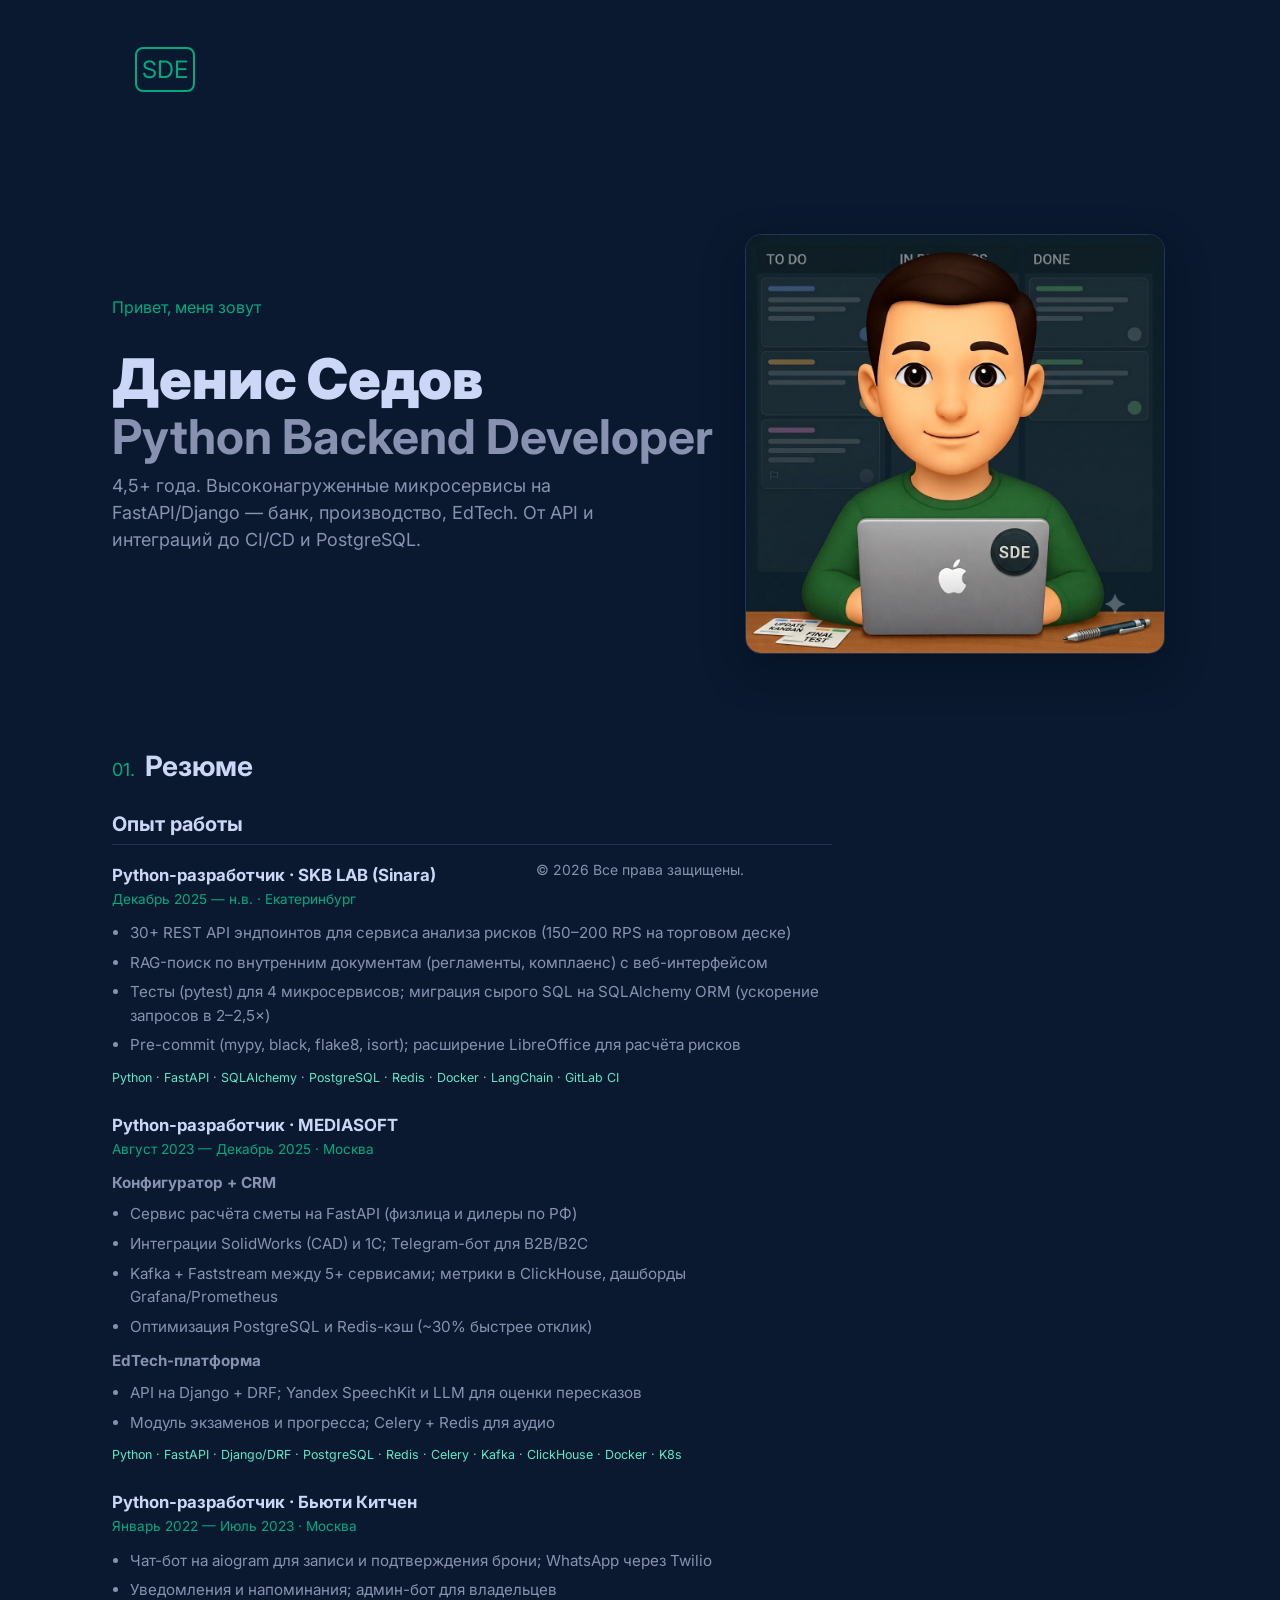
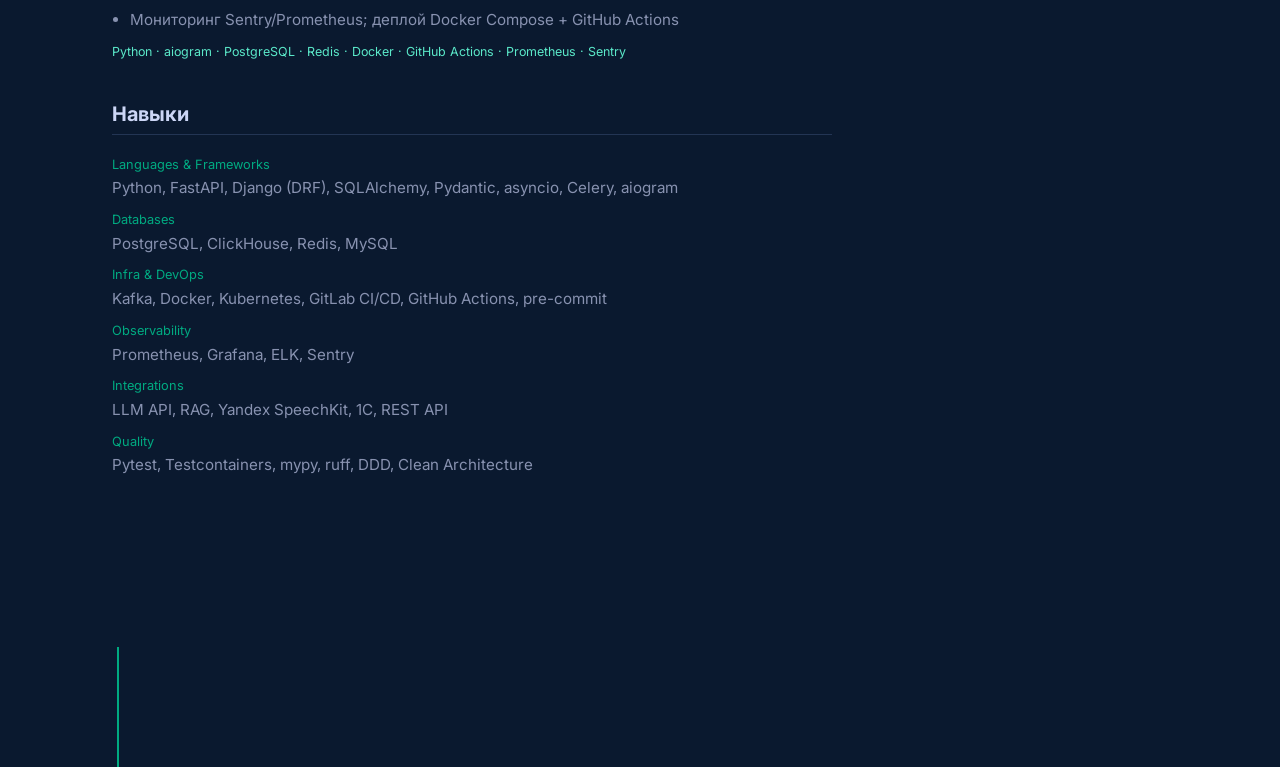
<file: index.html>
<!DOCTYPE html>
<html lang="ru" translate="no">
<head>
    <meta charset="UTF-8">
    <meta name="viewport" content="width=device-width, initial-scale=1">
    <title>SDE — Denis Sedov</title>
    <link href="https://cdn.jsdelivr.net/npm/bootstrap@5.3.3/dist/css/bootstrap.min.css" rel="stylesheet">
    <link rel="stylesheet" href="css/style.css">
</head>
<body class="d-flex flex-column min-vh-100">
<div class="container breakpoints">
    <header class="header row align-items-center gy-3">
        <div class="col-lg-2 block">
            <div class="logo-container">
                <a href="/" class="logo" id="logo-gate"
                   data-panel-url="http://10.66.66.1:8080/"
                   title="SDE">SDE</a>
            </div>
        </div>
        <div class="col-lg-10"></div>
    </header>
    <main class="main row">
        <div class="col-lg-7 hero-copy">
            <p class="intro-hi">Привет, меня зовут</p>
            <h1>Денис Седов<br><span class="subtitle">Python Backend Developer</span></h1>
            <p class="description">
                4,5+ года. Высоконагруженные микросервисы на FastAPI/Django —
                банк, производство, EdTech. От API и интеграций до CI/CD и PostgreSQL.
            </p>
        </div>
        <div class="col-lg-5 hero-visual">
            <img class="hero-photo" src="images/hero.jpg" alt="Денис Седов" width="640" height="640">
        </div>

        <div class="col-12">
            <h2 class="section-title"><span>01.</span>Резюме</h2>

            <section class="resume-block">
                <h3 class="resume-heading">Опыт работы</h3>

                <article class="job">
                    <div class="job-header">
                        <h4 class="job-title">Python-разработчик · SKB LAB (Sinara)</h4>
                        <p class="job-meta">Декабрь 2025 — н.в. · Екатеринбург</p>
                    </div>
                    <ul class="job-list">
                        <li>30+ REST API эндпоинтов для сервиса анализа рисков (150–200 RPS на торговом деске)</li>
                        <li>RAG-поиск по внутренним документам (регламенты, комплаенс) с веб-интерфейсом</li>
                        <li>Тесты (pytest) для 4 микросервисов; миграция сырого SQL на SQLAlchemy ORM (ускорение запросов в 2–2,5×)</li>
                        <li>Pre-commit (mypy, black, flake8, isort); расширение LibreOffice для расчёта рисков</li>
                    </ul>
                    <p class="job-stack">Python · FastAPI · SQLAlchemy · PostgreSQL · Redis · Docker · LangChain · GitLab CI</p>
                </article>

                <article class="job">
                    <div class="job-header">
                        <h4 class="job-title">Python-разработчик · MEDIASOFT</h4>
                        <p class="job-meta">Август 2023 — Декабрь 2025 · Москва</p>
                    </div>
                    <p class="job-project">Конфигуратор + CRM</p>
                    <ul class="job-list">
                        <li>Сервис расчёта сметы на FastAPI (физлица и дилеры по РФ)</li>
                        <li>Интеграции SolidWorks (CAD) и 1С; Telegram-бот для B2B/B2C</li>
                        <li>Kafka + Faststream между 5+ сервисами; метрики в ClickHouse, дашборды Grafana/Prometheus</li>
                        <li>Оптимизация PostgreSQL и Redis-кэш (~30% быстрее отклик)</li>
                    </ul>
                    <p class="job-project">EdTech-платформа</p>
                    <ul class="job-list">
                        <li>API на Django + DRF; Yandex SpeechKit и LLM для оценки пересказов</li>
                        <li>Модуль экзаменов и прогресса; Celery + Redis для аудио</li>
                    </ul>
                    <p class="job-stack">Python · FastAPI · Django/DRF · PostgreSQL · Redis · Celery · Kafka · ClickHouse · Docker · K8s</p>
                </article>

                <article class="job">
                    <div class="job-header">
                        <h4 class="job-title">Python-разработчик · Бьюти Китчен</h4>
                        <p class="job-meta">Январь 2022 — Июль 2023 · Москва</p>
                    </div>
                    <ul class="job-list">
                        <li>Чат-бот на aiogram для записи и подтверждения брони; WhatsApp через Twilio</li>
                        <li>Уведомления и напоминания; админ-бот для владельцев</li>
                        <li>Мониторинг Sentry/Prometheus; деплой Docker Compose + GitHub Actions</li>
                    </ul>
                    <p class="job-stack">Python · aiogram · PostgreSQL · Redis · Docker · GitHub Actions · Prometheus · Sentry</p>
                </article>
            </section>

            <section class="resume-block">
                <h3 class="resume-heading">Навыки</h3>
                <ul class="skills-list">
                    <li><span>Languages &amp; Frameworks</span> Python, FastAPI, Django (DRF), SQLAlchemy, Pydantic, asyncio, Celery, aiogram</li>
                    <li><span>Databases</span> PostgreSQL, ClickHouse, Redis, MySQL</li>
                    <li><span>Infra &amp; DevOps</span> Kafka, Docker, Kubernetes, GitLab CI/CD, GitHub Actions, pre-commit</li>
                    <li><span>Observability</span> Prometheus, Grafana, ELK, Sentry</li>
                    <li><span>Integrations</span> LLM API, RAG, Yandex SpeechKit, 1C, REST API</li>
                    <li><span>Quality</span> Pytest, Testcontainers, mypy, ruff, DDD, Clean Architecture</li>
                </ul>
            </section>
        </div>
    </main>
    <footer class="row footer">
        <div class="col-1">
            <div class="social-block">
                <div class="socials">
                    <div class="socials-line"></div>
                </div>
            </div>
        </div>
        <div class="col-10">
            <div class="copyright">&copy; 2026 Все права защищены.</div>
        </div>
        <div class="col"></div>
    </footer>
</div>
<script src="js/panel-gate.js"></script>
</body>
</html>
</file>
<file: css/style.css>
@import url('https://fonts.googleapis.com/css2?family=Inter:wght@400;700;900&display=swap');

@import url('_header.css');
@import url('_footer.css');
@import url('_index.css');
@import url('_resume.css');

* {
    box-sizing: border-box;
}

html, body {
    height: 100%;
    margin: 0;
    padding: 0;
}

body {
    margin: 0;
    background: #0a192f;
    color: #ccd6f6;
    min-height: 100vh;
    display: flex;
    flex-direction: column;
    font-family: 'Inter', Arial, sans-serif;
}

.container.breakpoints {
    flex: 1 0 auto;
    display: flex;
    flex-direction: column;
    min-height: 100vh;
}

.header {
    min-height: 120px;
    margin-bottom: 100px;
    padding-top: 35px;
}

.main {
    min-height: 300px;
    margin-bottom: 20px;
    padding: 30px;
    flex: 1 0 auto;
}

.footer {
    min-height: 200px;
    flex-shrink: 0;
}

.block {
    align-content: center;
}

@media (max-width: 767.98px) {
    .main {
        padding: 10px 0 10px 0;
        margin-bottom: 10px;
    }

    .container.breakpoints {
        padding: 0;
    }

    .header {
        min-height: 70px;
        margin-bottom: 40px;
        padding-top: 16px;
    }
}
</file>
